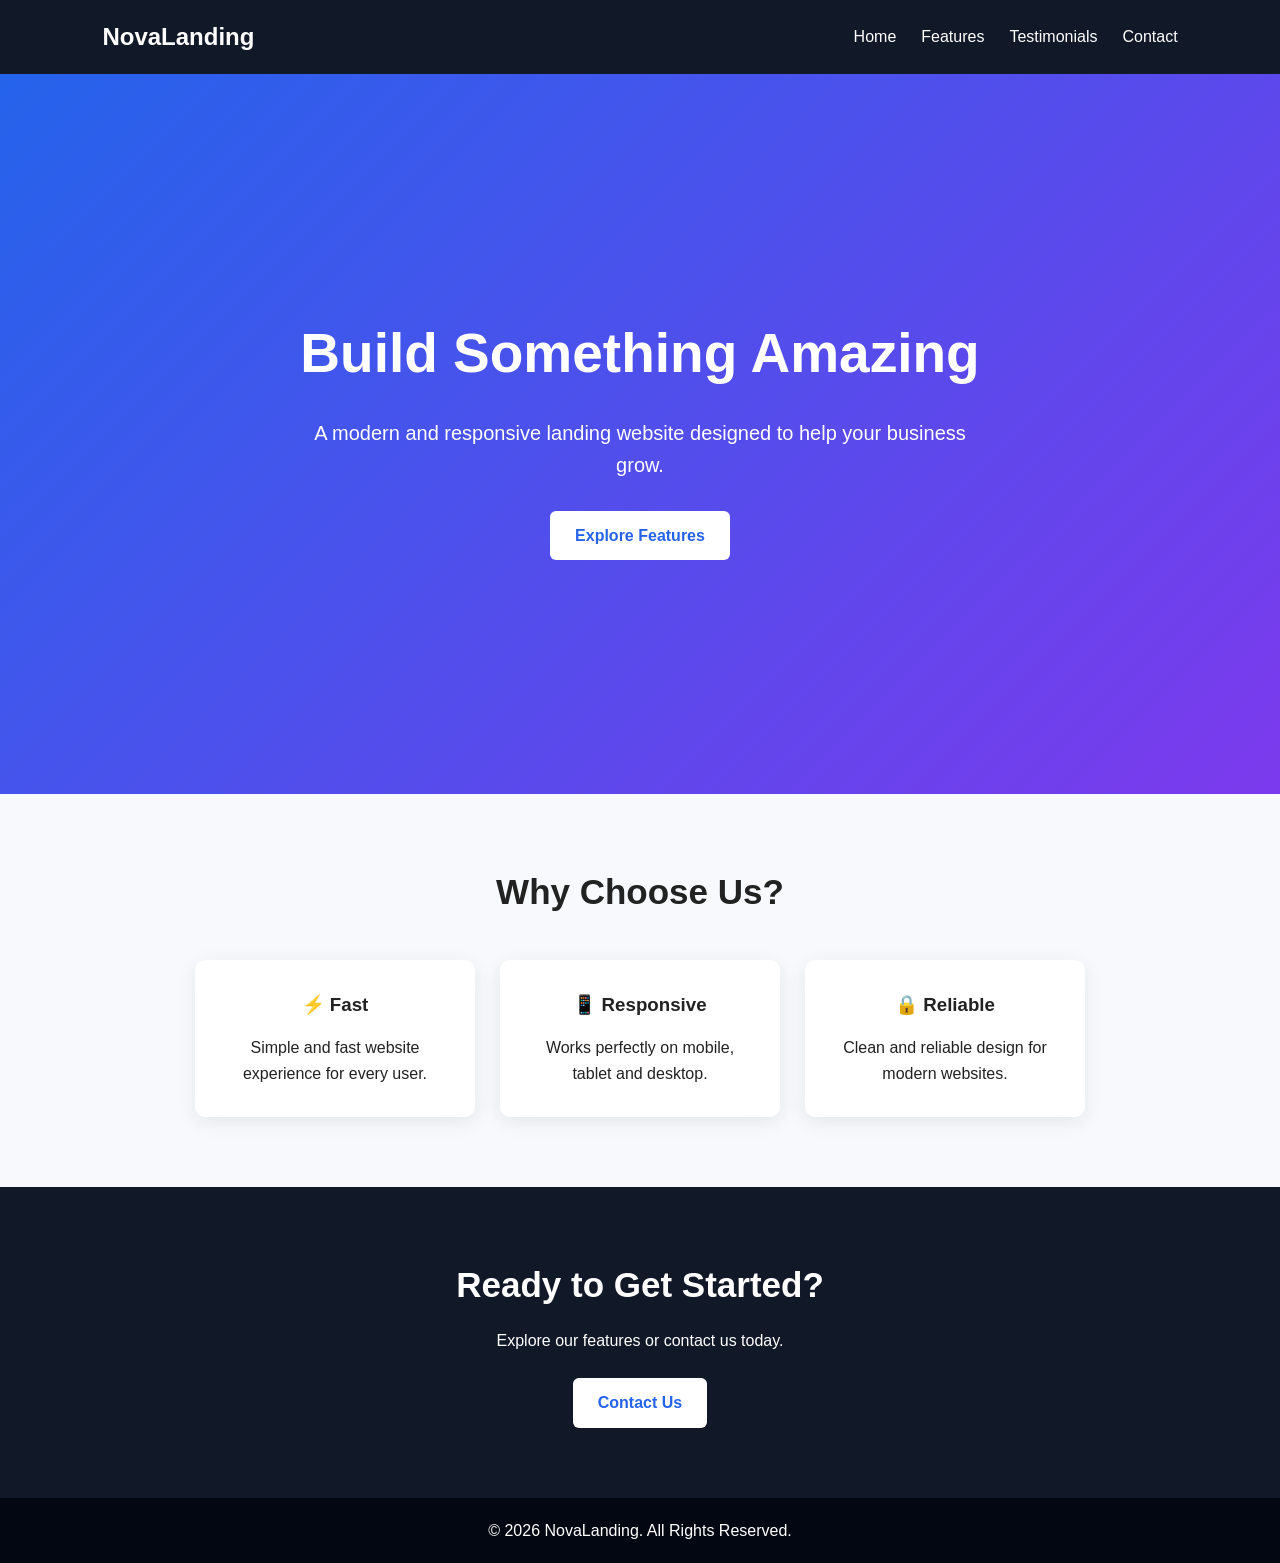
<file: index.html>
<!DOCTYPE html>
<html lang="en">
<head>
    <meta charset="UTF-8">
    <meta name="viewport" content="width=device-width, initial-scale=1.0">
    <title>NovaLanding - Home</title>

    <link rel="stylesheet" href="style.css">
</head>

<body>

    <!-- Navbar -->
    <nav class="navbar">
        <div class="logo">NovaLanding</div>

        <ul class="nav-links">
            <li><a href="index.html">Home</a></li>
            <li><a href="features.html">Features</a></li>
            <li><a href="testimonials.html">Testimonials</a></li>
            <li><a href="contact.html">Contact</a></li>
        </ul>
    </nav>


    <!-- Hero Section -->
    <section class="hero">

        <div class="hero-content">
            <h1>Build Something Amazing</h1>

            <p>
                A modern and responsive landing website
                designed to help your business grow.
            </p>

            <a href="features.html" class="btn">
                Explore Features
            </a>
        </div>

    </section>


    <!-- Features Preview -->
    <section class="section">

        <h2>Why Choose Us?</h2>

        <div class="cards">

            <div class="card">
                <h3>⚡ Fast</h3>
                <p>
                    Simple and fast website experience
                    for every user.
                </p>
            </div>

            <div class="card">
                <h3>📱 Responsive</h3>
                <p>
                    Works perfectly on mobile,
                    tablet and desktop.
                </p>
            </div>

            <div class="card">
                <h3>🔒 Reliable</h3>
                <p>
                    Clean and reliable design
                    for modern websites.
                </p>
            </div>

        </div>

    </section>


    <!-- Call To Action -->
    <section class="cta">

        <h2>Ready to Get Started?</h2>

        <p>
            Explore our features or contact us today.
        </p>

        <a href="contact.html" class="btn">
            Contact Us
        </a>

    </section>


    <!-- Footer -->
    <footer>
        <p>© 2026 NovaLanding. All Rights Reserved.</p>
    </footer>

</body>
</html>
</file>
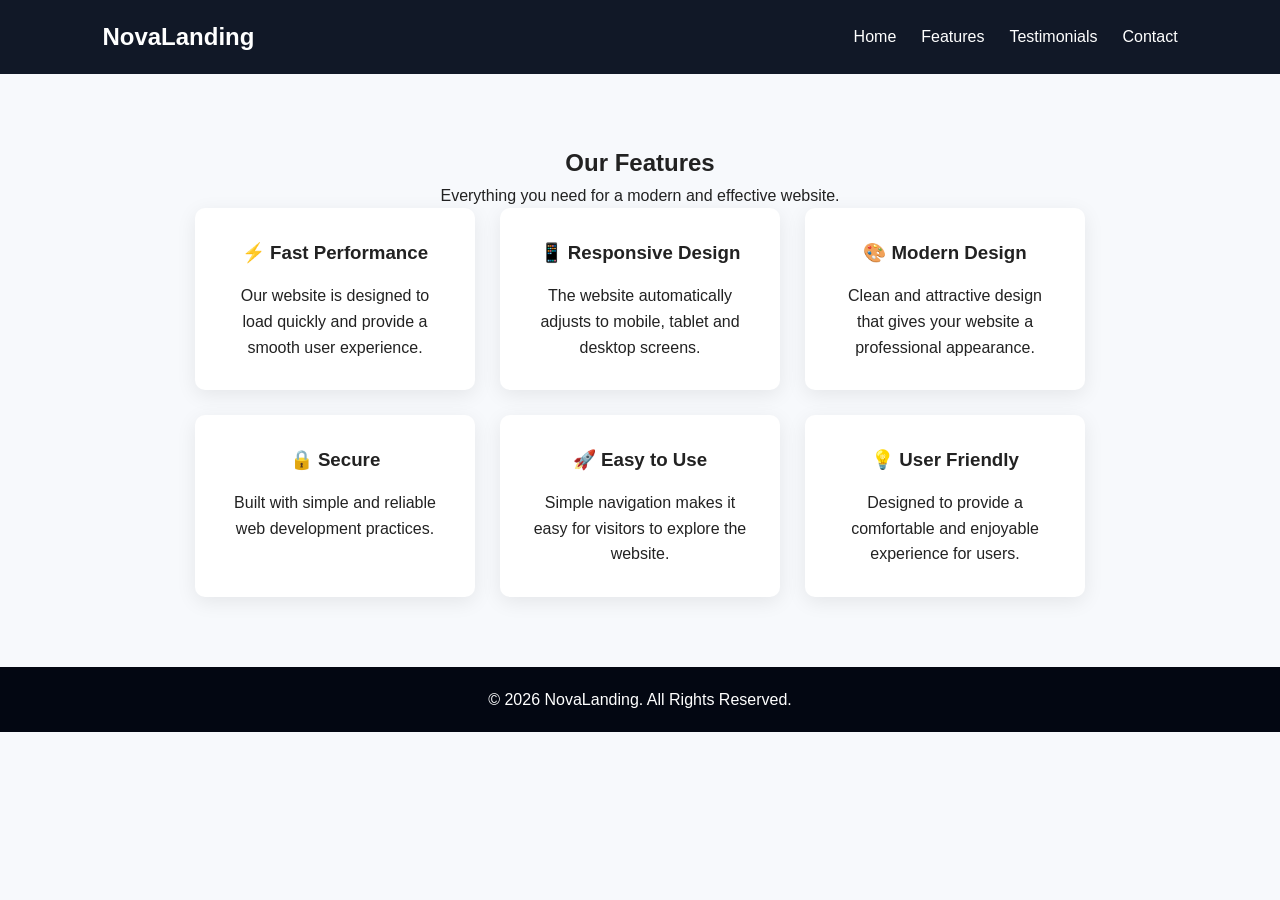
<file: features.html>
<!DOCTYPE html>
<html lang="en">
<head>
    <meta charset="UTF-8">
    <meta name="viewport" content="width=device-width, initial-scale=1.0">

    <title>NovaLanding - Features</title>

    <link rel="stylesheet" href="style.css">
</head>

<body>

    <!-- Navbar -->
    <nav class="navbar">

        <div class="logo">NovaLanding</div>

        <ul class="nav-links">
            <li><a href="index.html">Home</a></li>
            <li><a href="features.html">Features</a></li>
            <li><a href="testimonials.html">Testimonials</a></li>
            <li><a href="contact.html">Contact</a></li>
        </ul>

    </nav>


    <!-- Features Section -->
    <section class="section">

        <h1>Our Features</h1>

        <p>
            Everything you need for a modern and effective website.
        </p>

        <div class="cards">

            <div class="card">
                <h3>⚡ Fast Performance</h3>
                <p>
                    Our website is designed to load quickly
                    and provide a smooth user experience.
                </p>
            </div>

            <div class="card">
                <h3>📱 Responsive Design</h3>
                <p>
                    The website automatically adjusts to
                    mobile, tablet and desktop screens.
                </p>
            </div>

            <div class="card">
                <h3>🎨 Modern Design</h3>
                <p>
                    Clean and attractive design that gives
                    your website a professional appearance.
                </p>
            </div>

            <div class="card">
                <h3>🔒 Secure</h3>
                <p>
                    Built with simple and reliable web
                    development practices.
                </p>
            </div>

            <div class="card">
                <h3>🚀 Easy to Use</h3>
                <p>
                    Simple navigation makes it easy for
                    visitors to explore the website.
                </p>
            </div>

            <div class="card">
                <h3>💡 User Friendly</h3>
                <p>
                    Designed to provide a comfortable and
                    enjoyable experience for users.
                </p>
            </div>

        </div>

    </section>


    <!-- Footer -->
    <footer>
        <p>© 2026 NovaLanding. All Rights Reserved.</p>
    </footer>

</body>
</html>
</file>
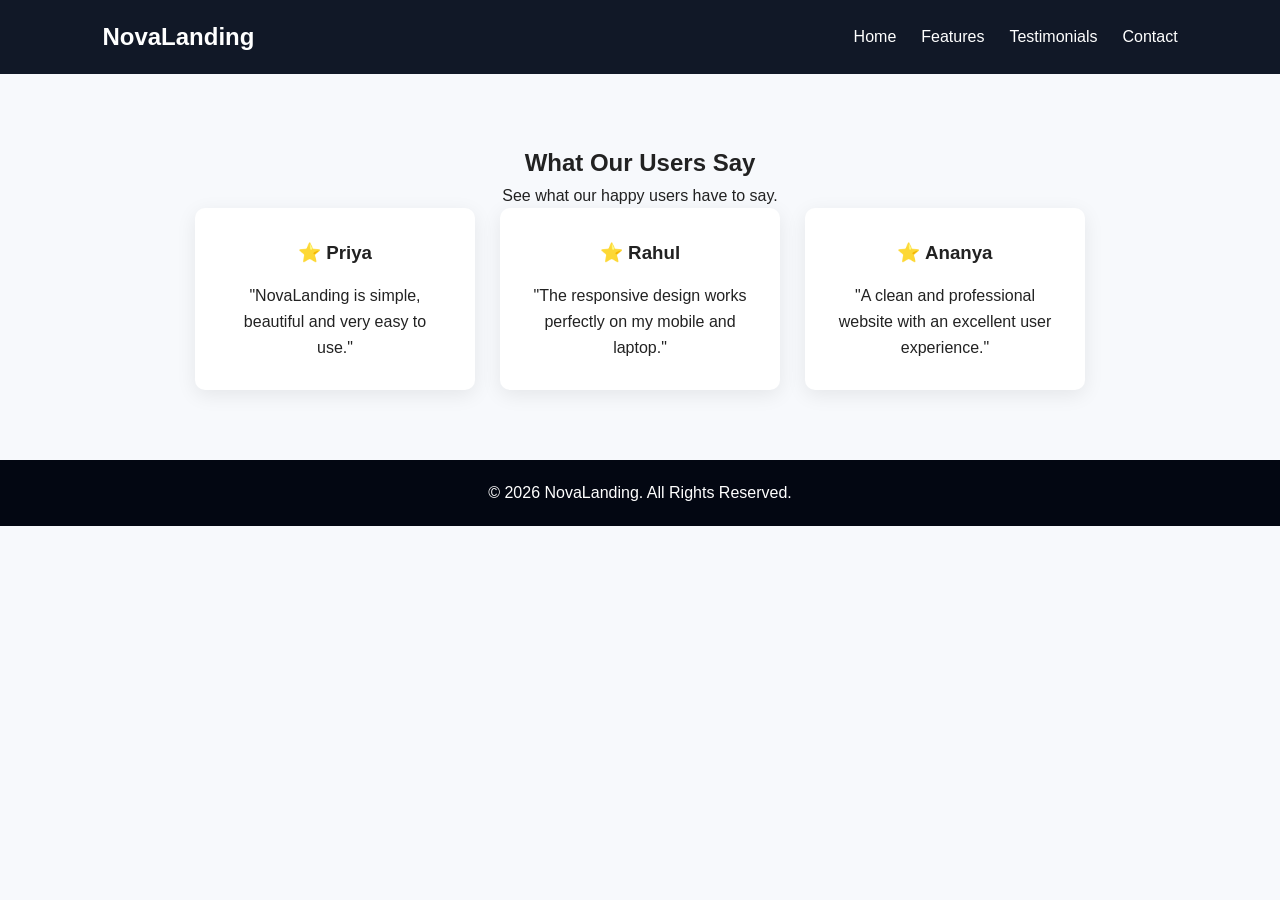
<file: testimonials.html>
<!DOCTYPE html>
<html lang="en">
<head>
    <meta charset="UTF-8">
    <meta name="viewport" content="width=device-width, initial-scale=1.0">

    <title>NovaLanding - Testimonials</title>

    <link rel="stylesheet" href="style.css">
</head>

<body>

    <!-- Navbar -->
    <nav class="navbar">

        <div class="logo">NovaLanding</div>

        <ul class="nav-links">
            <li><a href="index.html">Home</a></li>
            <li><a href="features.html">Features</a></li>
            <li><a href="testimonials.html">Testimonials</a></li>
            <li><a href="contact.html">Contact</a></li>
        </ul>

    </nav>


    <!-- Testimonials -->
    <section class="section">

        <h1>What Our Users Say</h1>

        <p>See what our happy users have to say.</p>

        <div class="cards">

            <div class="card">
                <h3>⭐ Priya</h3>
                <p>
                    "NovaLanding is simple, beautiful and
                    very easy to use."
                </p>
            </div>

            <div class="card">
                <h3>⭐ Rahul</h3>
                <p>
                    "The responsive design works perfectly
                    on my mobile and laptop."
                </p>
            </div>

            <div class="card">
                <h3>⭐ Ananya</h3>
                <p>
                    "A clean and professional website with
                    an excellent user experience."
                </p>
            </div>

        </div>

    </section>


    <!-- Footer -->
    <footer>
        <p>© 2026 NovaLanding. All Rights Reserved.</p>
    </footer>

</body>
</html>
</file>
<file: style.css>
/* General */
* {
    margin: 0;
    padding: 0;
    box-sizing: border-box;
}

body {
    font-family: Arial, sans-serif;
    line-height: 1.6;
    color: #222;
    background: #f7f9fc;
}

/* Navbar */
.navbar {
    background: #111827;
    color: white;
    padding: 18px 8%;
    display: flex;
    justify-content: space-between;
    align-items: center;
}

.logo {
    font-size: 24px;
    font-weight: bold;
}

.nav-links {
    list-style: none;
    display: flex;
    gap: 25px;
}

.nav-links a {
    color: white;
    text-decoration: none;
}

.nav-links a:hover {
    color: #60a5fa;
}

/* Hero */
.hero {
    min-height: 80vh;
    display: flex;
    justify-content: center;
    align-items: center;
    text-align: center;
    padding: 40px 20px;
    background: linear-gradient(135deg, #2563eb, #7c3aed);
    color: white;
}

.hero-content {
    max-width: 700px;
}

.hero h1 {
    font-size: 55px;
    margin-bottom: 20px;
}

.hero p {
    font-size: 20px;
    margin-bottom: 30px;
}

/* Button */
.btn {
    display: inline-block;
    padding: 12px 25px;
    background: white;
    color: #2563eb;
    text-decoration: none;
    border-radius: 6px;
    font-weight: bold;
}

.btn:hover {
    background: #e5e7eb;
}

/* Sections */
.section {
    padding: 70px 8%;
    text-align: center;
}

.section h2 {
    font-size: 35px;
    margin-bottom: 40px;
}

/* Cards */
.cards {
    display: flex;
    justify-content: center;
    gap: 25px;
    flex-wrap: wrap;
}

.card {
    background: white;
    padding: 30px;
    width: 280px;
    border-radius: 10px;
    box-shadow: 0 5px 20px rgba(0, 0, 0, 0.08);
}

.card h3 {
    margin-bottom: 15px;
}

/* CTA */
.cta {
    text-align: center;
    padding: 70px 20px;
    background: #111827;
    color: white;
}

.cta h2 {
    font-size: 35px;
    margin-bottom: 15px;
}

.cta p {
    margin-bottom: 25px;
}

/* Footer */
footer {
    text-align: center;
    padding: 20px;
    background: #030712;
    color: white;
}

/* Mobile Responsive */
@media (max-width: 768px) {

    .navbar {
        flex-direction: column;
        gap: 15px;
    }

    .nav-links {
        flex-direction: column;
        text-align: center;
        gap: 10px;
    }

    .hero h1 {
        font-size: 38px;
    }

    .hero p {
        font-size: 17px;
    }

    .cards {
        flex-direction: column;
        align-items: center;
    }

    .card {
        width: 90%;
    }
}
/* Contact Form */

.contact-form {
    max-width: 600px;
    margin: 40px auto;
    display: flex;
    flex-direction: column;
    gap: 15px;
}

.contact-form input,
.contact-form textarea {
    width: 100%;
    padding: 14px;
    border: 1px solid #ddd;
    border-radius: 6px;
    font-size: 16px;
}

.contact-form textarea {
    resize: vertical;
}

.form-btn {
    padding: 14px;
    border: none;
    border-radius: 6px;
    background: #2563eb;
    color: white;
    font-size: 16px;
    font-weight: bold;
    cursor: pointer;
}

.form-btn:hover {
    background: #1d4ed8;
}

#formMessage {
    font-weight: bold;
}
</file>
